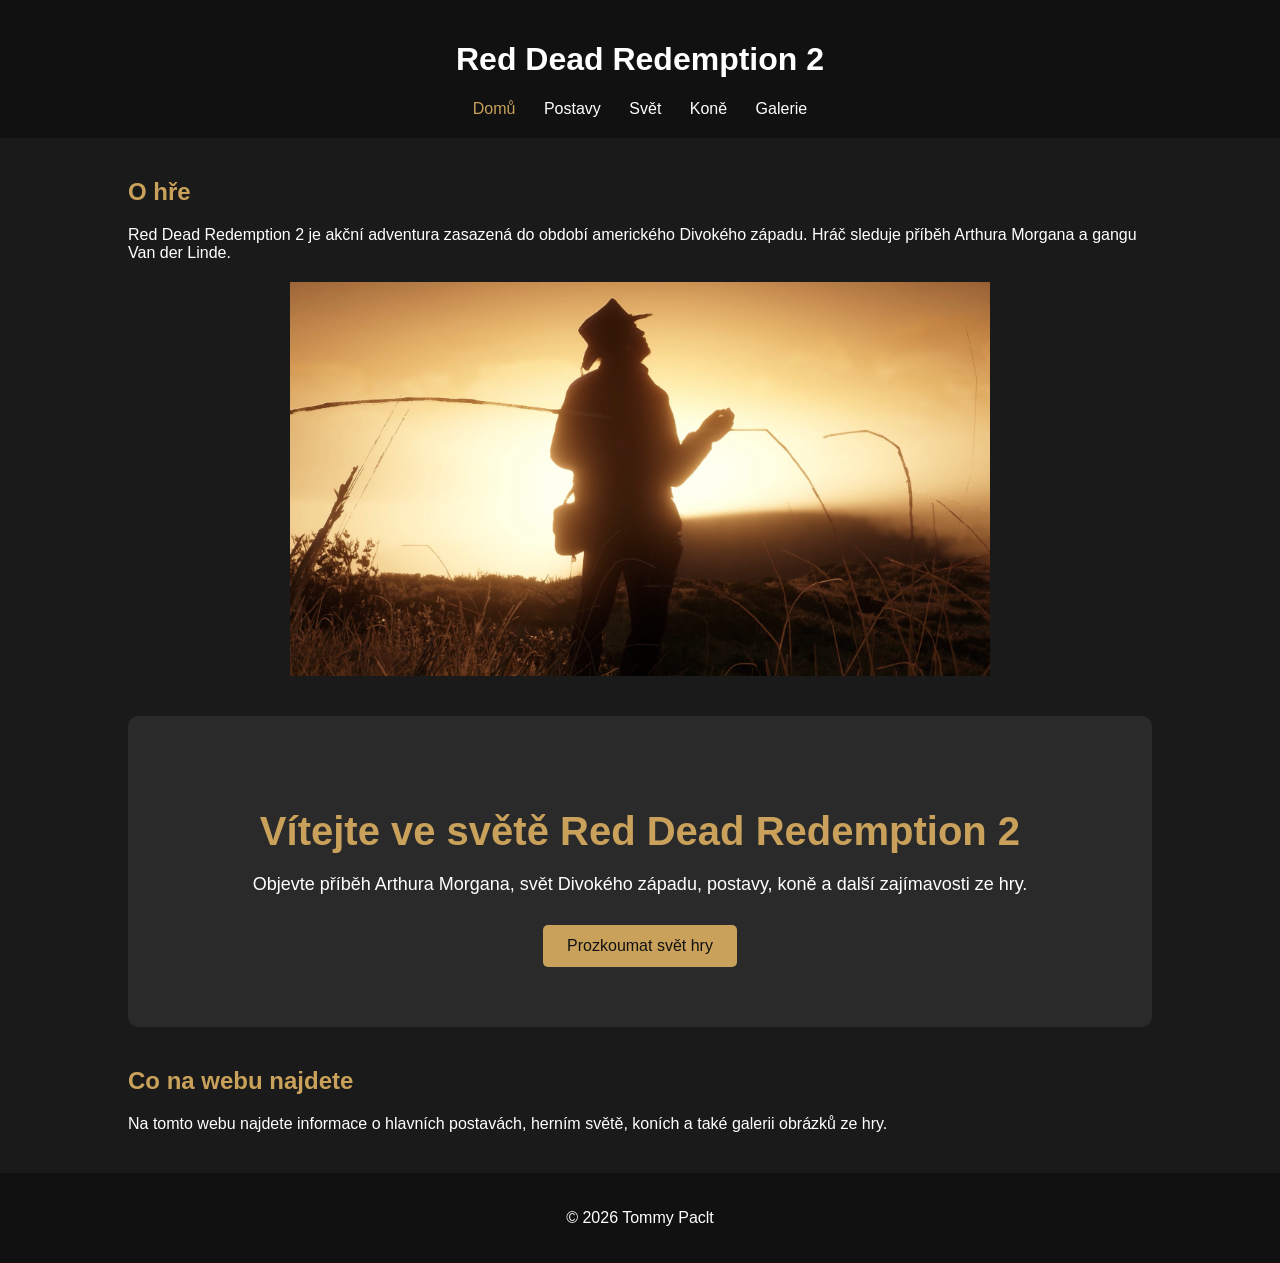
<file: index.html>
<!DOCTYPE html>
<html lang="cs">
<head>
    <meta charset="UTF-8">
    <meta name="viewport" content="width=device-width, initial-scale=1.0">
    <title>Red Dead Redemption 2 | Průvodce hrou</title>

    <meta name="description"
          content="Průvodce hrou Red Dead Redemption 2 se zaměřením na postavy, svět, koně a zajímavosti.">
    <link rel="stylesheet" href="style.css">
</head>



<body>

<header>
    <h1>Red Dead Redemption 2</h1>
    <nav>
        <a href="index.html" class="active">Domů</a>
        <a href="postavy.html">Postavy</a>
        <a href="svet.html">Svět</a>
        <a href="kone.html">Koně</a>
        <a href="galerie.html">Galerie</a>
    </nav>
</header>

<main>
    <section>
        <h2>O hře</h2>
        <p>
            Red Dead Redemption 2 je akční adventura zasazená do období amerického Divokého západu.
            Hráč sleduje příběh Arthura Morgana a gangu Van der Linde.
        </p>
        <img src="images/arthur0.png"
             alt="Arthur Morgan z Red Dead Redemption 2">
    </section>

    <section class="hero">
        <h2>Vítejte ve světě Red Dead Redemption 2</h2>

        <p>
            Objevte příběh Arthura Morgana, svět Divokého západu, postavy, koně a další zajímavosti ze hry.
        </p>

        <a href="svet.html">Prozkoumat svět hry</a>
    </section>

    <section>
        <h2>Co na webu najdete</h2>
        <p>
            Na tomto webu najdete informace o hlavních postavách, herním světě, koních
            a také galerii obrázků ze hry.
        </p>
    </section>
</main>



<footer>
    <p>&copy; 2026 Tommy Paclt</p>
</footer>



</body>
</html>
</file>
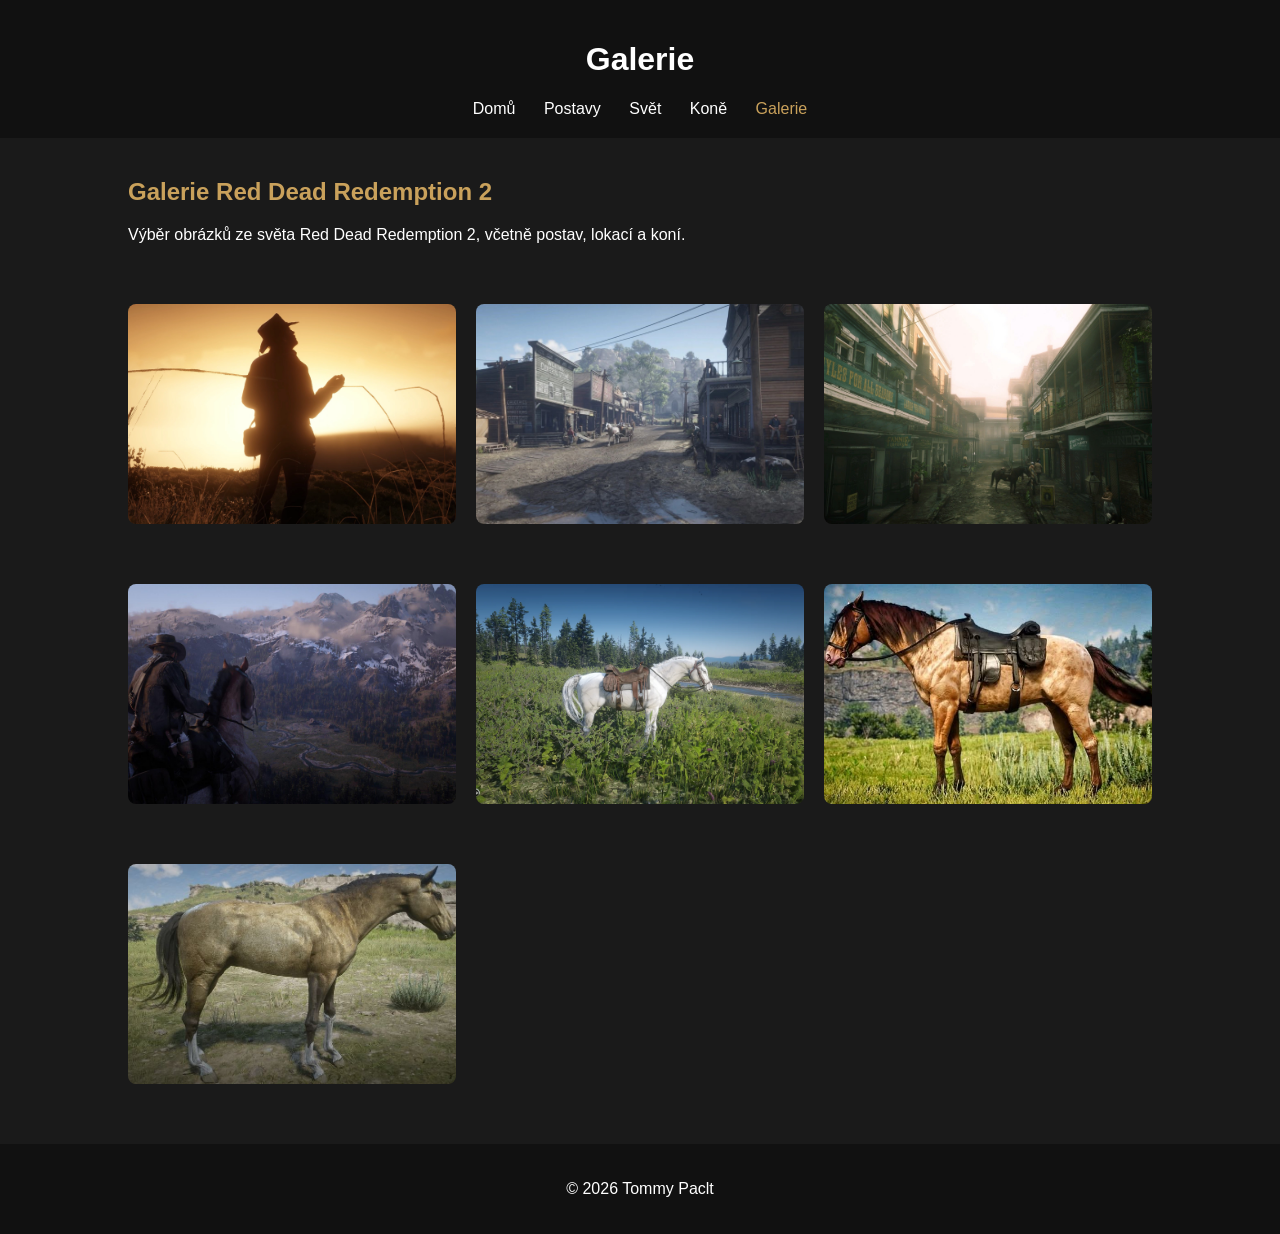
<file: galerie.html>
<!DOCTYPE html>
<html lang="cs">
<head>
    <meta charset="UTF-8">
    <meta name="viewport" content="width=device-width, initial-scale=1.0">
    <title>Galerie | Red Dead Redemption 2</title>

    <meta name="description"
          content="Galerie obrázků ze hry Red Dead Redemption 2, včetně postav, lokací a koní.">
    <link rel="stylesheet" href="style.css">
</head>



<body>

<header>
    <h1>Galerie</h1>
    <nav>
        <a href="index.html">Domů</a>
        <a href="postavy.html">Postavy</a>
        <a href="svet.html">Svět</a>
        <a href="kone.html">Koně</a>
        <a href="galerie.html" class="active">Galerie</a>
    </nav>
</header>

<main>

    <section>
        <h2>Galerie Red Dead Redemption 2</h2>

        <p>
            Výběr obrázků ze světa Red Dead Redemption 2, včetně postav,
            lokací a koní.
        </p>
    </section>

    <section class="gallery">

        <img src="images/arthur0.png"
             alt="Arthur Morgan z Red Dead Redemption 2">

        <img src="images/valentine.jpg"
             alt="Město Valentine v Red Dead Redemption 2">

        <img src="images/saintdenis.png"
             alt="Město Saint Denis v Red Dead Redemption 2">

        <img src="images/grizzlies.jpg"
             alt="Zasněžená oblast Grizzlies v Red Dead Redemption 2">

        <img src="images/whitearabian.webp"
             alt="Bílý arabský kůň v Red Dead Redemption 2">

        <img src="images/missourifoxtrotter.jpg"
             alt="Missouri Fox Trotter v Red Dead Redemption 2">

        <img src="images/turkoman.jpg"
             alt="Turkoman v Red Dead Redemption 2">

    </section>

</main>



<footer>
    <p>&copy; 2026 Tommy Paclt</p>
</footer>



</body>
</html>
</file>
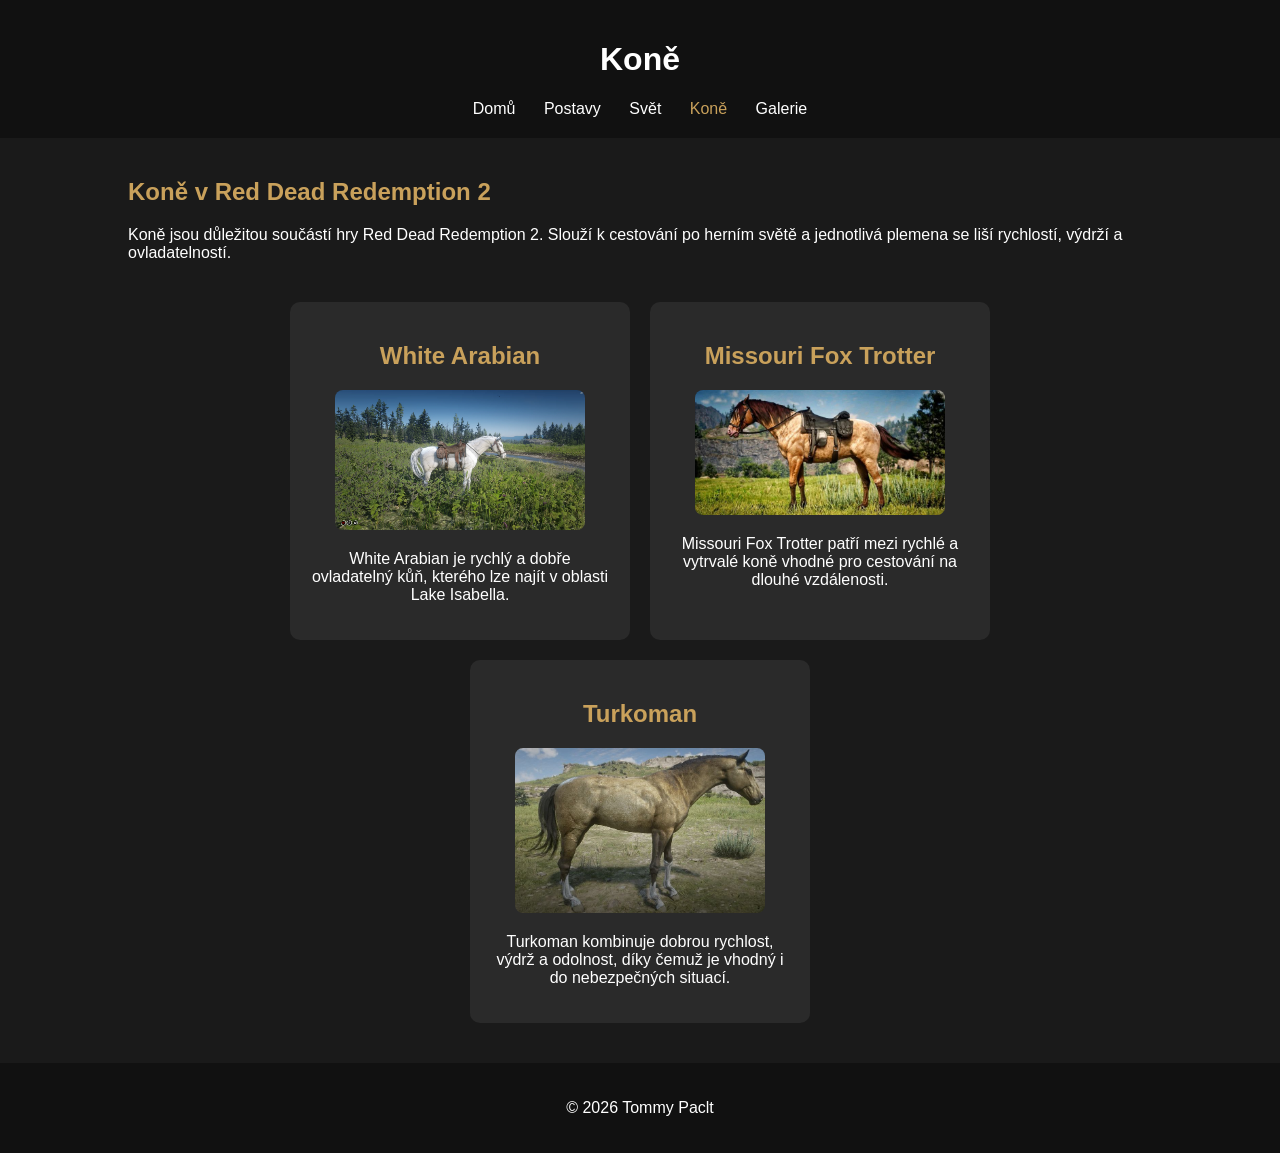
<file: kone.html>
<!DOCTYPE html>
<html lang="cs">
<head>
    <meta charset="UTF-8">
    <meta name="viewport" content="width=device-width, initial-scale=1.0">
    <title>Koně | Red Dead Redemption 2</title>

    <meta name="description"
          content="Přehled zajímavých koní ve hře Red Dead Redemption 2 a jejich základních vlastností.">
    <link rel="stylesheet" href="style.css">
</head>



<body>

<header>
    <h1>Koně</h1>
    <nav>
        <a href="index.html">Domů</a>
        <a href="postavy.html">Postavy</a>
        <a href="svet.html">Svět</a>
        <a href="kone.html" class="active">Koně</a>
        <a href="galerie.html">Galerie</a>
    </nav>
</header>

<main>

    <section>
        <h2>Koně v Red Dead Redemption 2</h2>

        <p>
            Koně jsou důležitou součástí hry Red Dead Redemption 2.
            Slouží k cestování po herním světě a jednotlivá plemena se liší rychlostí,
            výdrží a ovladatelností.
        </p>
    </section>

    <section class="horse-cards">

        <div class="horse-card">
            <h2>White Arabian</h2>

            <img src="images/whitearabian.webp"
                 alt="Bílý arabský kůň v Red Dead Redemption 2">

            <p>
                White Arabian je rychlý a dobře ovladatelný kůň,
                kterého lze najít v oblasti Lake Isabella.
            </p>
        </div>

        <div class="horse-card">
            <h2>Missouri Fox Trotter</h2>

            <img src="images/missourifoxtrotter.jpg"
                 alt="Missouri Fox Trotter v Red Dead Redemption 2">

            <p>
                Missouri Fox Trotter patří mezi rychlé a vytrvalé koně
                vhodné pro cestování na dlouhé vzdálenosti.
            </p>
        </div>

        <div class="horse-card">
            <h2>Turkoman</h2>

            <img src="images/turkoman.jpg"
                 alt="Turkoman v Red Dead Redemption 2">

            <p>
                Turkoman kombinuje dobrou rychlost, výdrž a odolnost,
                díky čemuž je vhodný i do nebezpečných situací.
            </p>
        </div>

    </section>

</main>

<footer>
    <p>&copy; 2026 Tommy Paclt</p>
</footer>



</body>
</html>
</file>
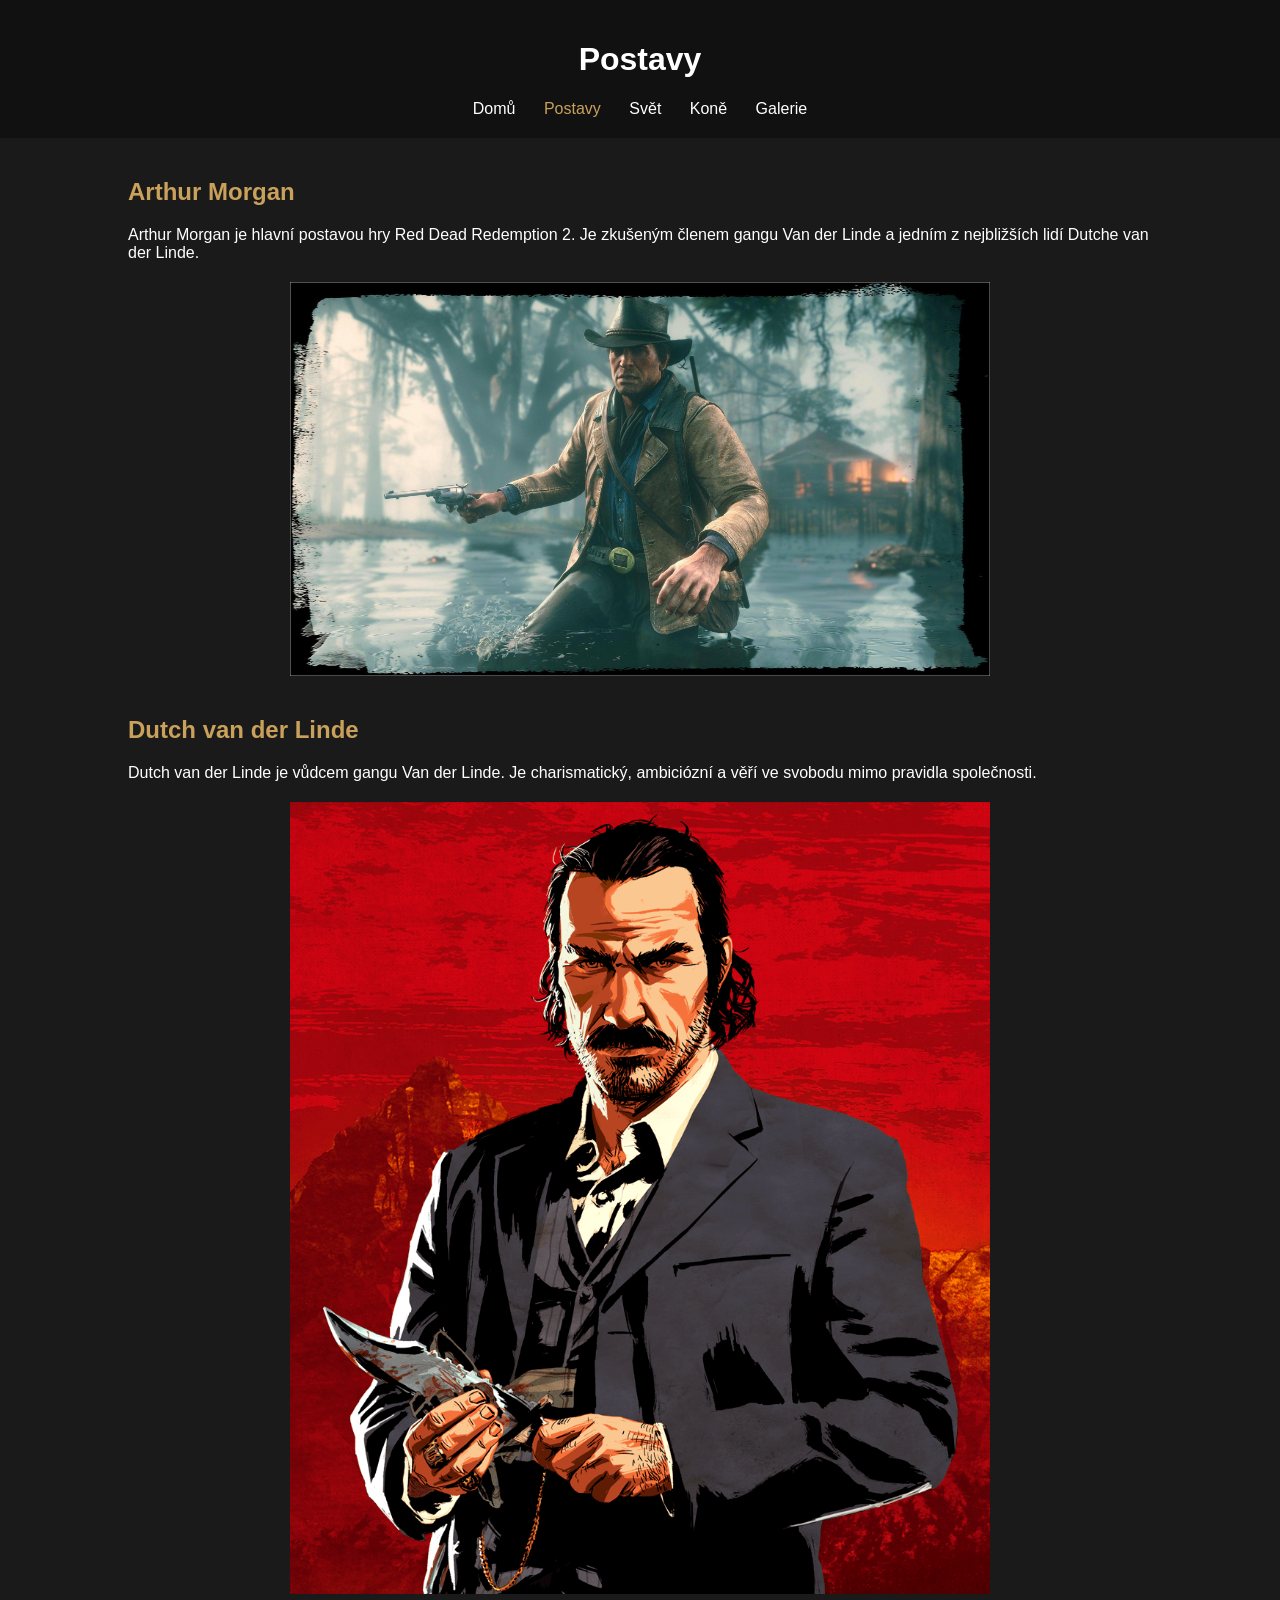
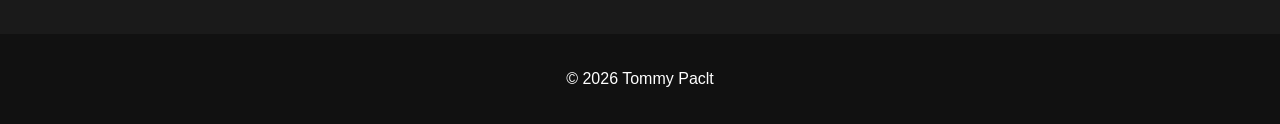
<file: postavy.html>
<!DOCTYPE html>
<html lang="cs">
<head>
    <meta charset="UTF-8">
    <meta name="viewport" content="width=device-width, initial-scale=1.0">
    <title>Postavy | Red Dead Redemption 2</title>

    <meta name="description"
          content="Přehled hlavních postav ze hry Red Dead Redemption 2, včetně Arthura Morgana a členů gangu Van der Linde.">
    <link rel="stylesheet" href="style.css">
</head>



<body>

<header>
    <h1>Postavy</h1>
    <nav>
        <a href="index.html">Domů</a>
        <a href="postavy.html" class="active">Postavy</a>
        <a href="svet.html">Svět</a>
        <a href="kone.html">Koně</a>
        <a href="galerie.html">Galerie</a>
    </nav>
</header>

<main>
        <section>
            <h2>Arthur Morgan</h2>

            <p>
                Arthur Morgan je hlavní postavou hry Red Dead Redemption 2.
                Je zkušeným členem gangu Van der Linde a jedním z nejbližších lidí Dutche van der Linde.
            </p>

            <img src="images/am2.jpg"
                 alt="Arthur Morgan z Red Dead Redemption 2">
        </section>

        <section>
            <h2>Dutch van der Linde</h2>

            <p>
                Dutch van der Linde je vůdcem gangu Van der Linde.
                Je charismatický, ambiciózní a věří ve svobodu mimo pravidla společnosti.
            </p>

            <img src="images/dvdl.png"
                 alt="Dutch van der Linde z Red Dead Redemption 2">
        </section>


</main>



<footer>
    <p>&copy; 2026 Tommy Paclt</p>
</footer>



</body>
</html>
</file>
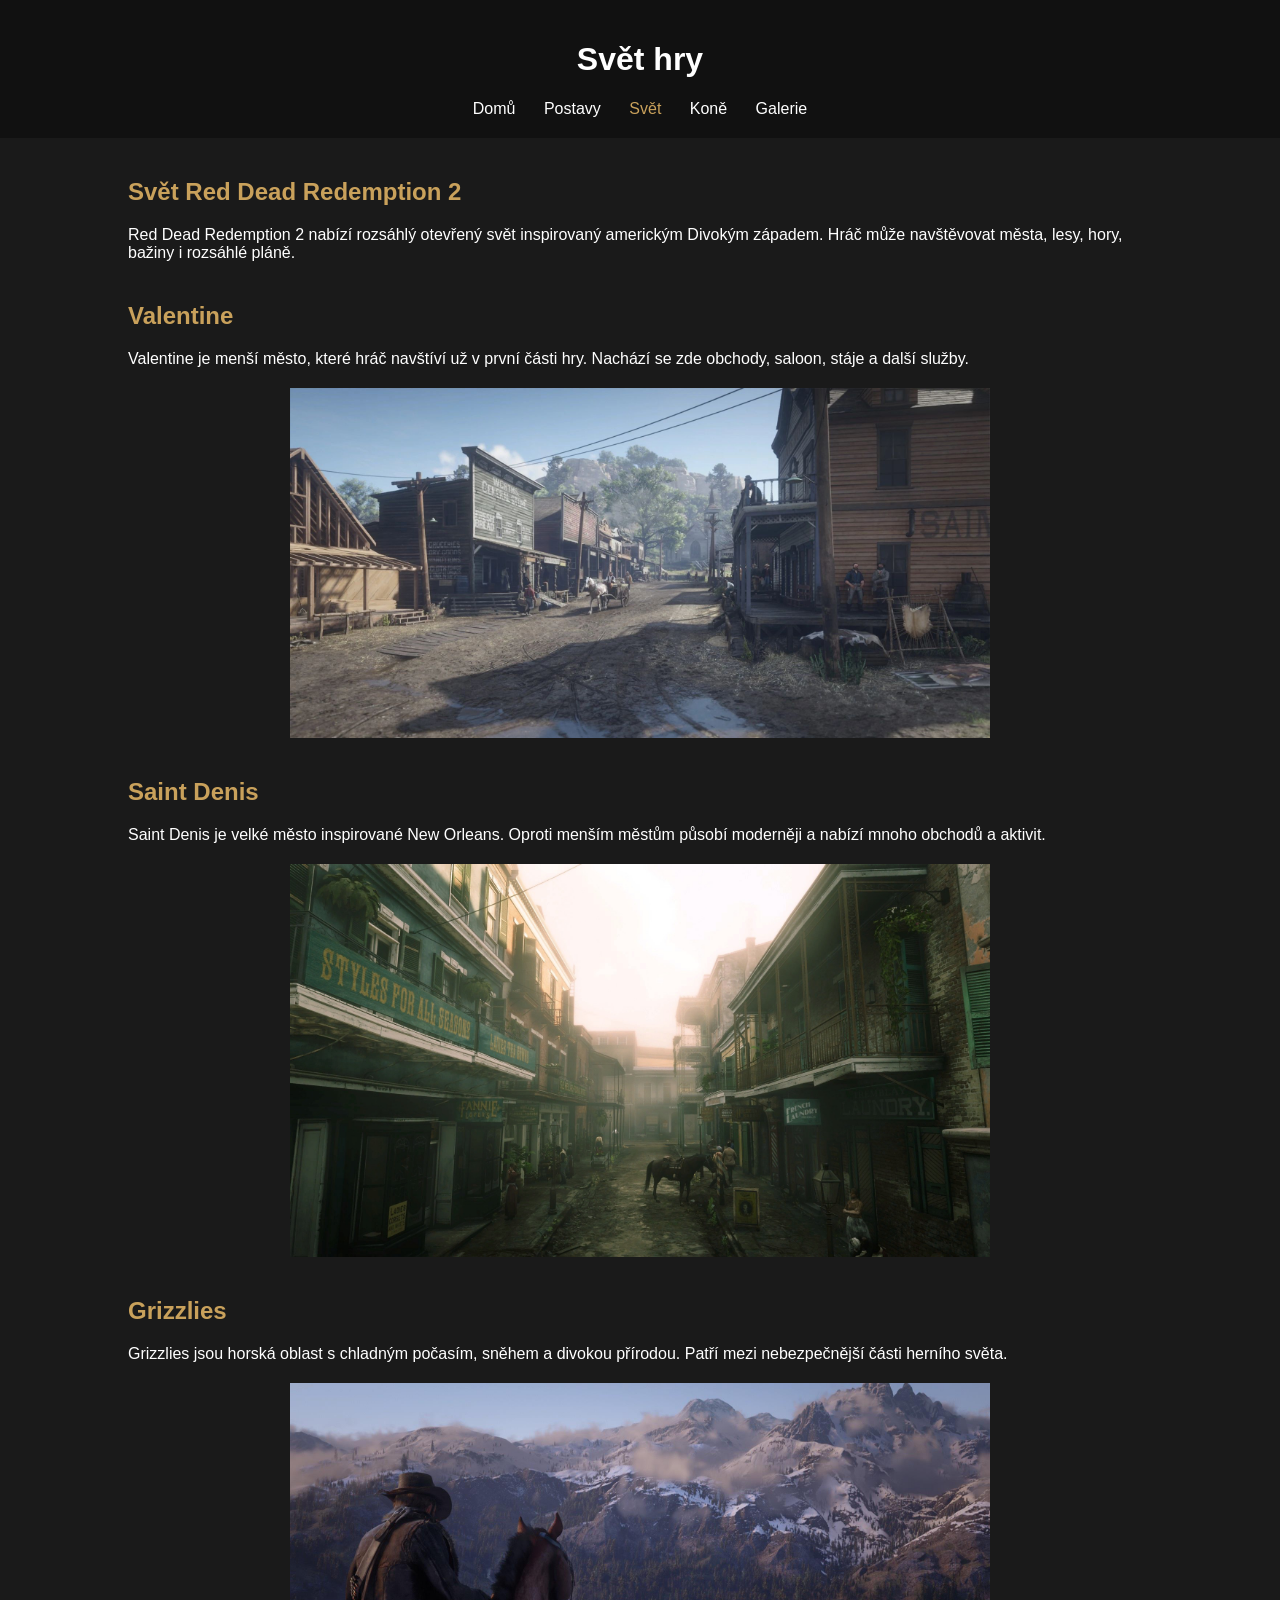
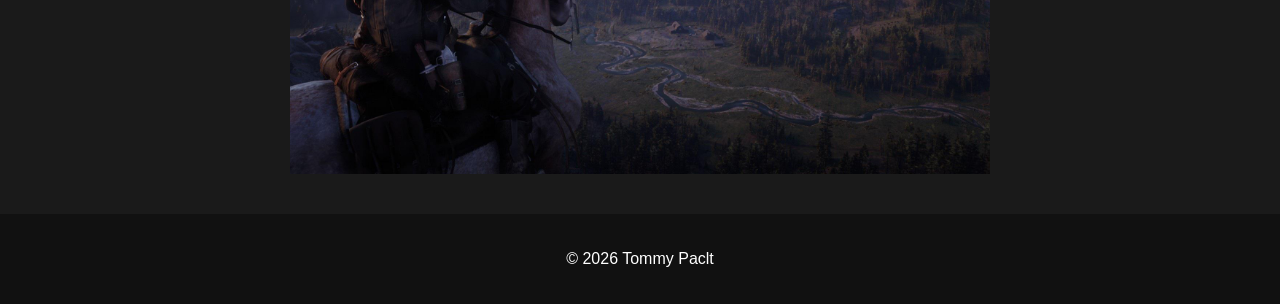
<file: svet.html>
<!DOCTYPE html>
<html lang="cs">
<head>
    <meta charset="UTF-8">
    <meta name="viewport" content="width=device-width, initial-scale=1.0">
    <title>Svět hry | Red Dead Redemption 2</title>

    <meta name="description"
          content="Přehled světa a významných lokací ve hře Red Dead Redemption 2.">
    <link rel="stylesheet" href="style.css">
</head>



<body>

<header>
    <h1>Svět hry</h1>
    <nav>
        <a href="index.html">Domů</a>
        <a href="postavy.html">Postavy</a>
        <a href="svet.html" class="active">Svět</a>
        <a href="kone.html">Koně</a>
        <a href="galerie.html">Galerie</a>
    </nav>
</header>

<main>


        <section>
            <h2>Svět Red Dead Redemption 2</h2>

            <p>
                Red Dead Redemption 2 nabízí rozsáhlý otevřený svět inspirovaný americkým Divokým západem.
                Hráč může navštěvovat města, lesy, hory, bažiny i rozsáhlé pláně.
            </p>
        </section>

        <section>
            <h2>Valentine</h2>

            <p>
                Valentine je menší město, které hráč navštíví už v první části hry.
                Nachází se zde obchody, saloon, stáje a další služby.
            </p>

            <img src="images/valentine.jpg"
                 alt="Město Valentine v Red Dead Redemption 2">
        </section>

        <section>
            <h2>Saint Denis</h2>

            <p>
                Saint Denis je velké město inspirované New Orleans.
                Oproti menším městům působí moderněji a nabízí mnoho obchodů a aktivit.
            </p>

            <img src="images/saintdenis.png"
                 alt="Město Saint Denis v Red Dead Redemption 2">
        </section>

        <section>
            <h2>Grizzlies</h2>

            <p>
                Grizzlies jsou horská oblast s chladným počasím, sněhem a divokou přírodou.
                Patří mezi nebezpečnější části herního světa.
            </p>

            <img src="images/grizzlies.jpg"
                 alt="Zasněžené hory Grizzlies v Red Dead Redemption 2">
        </section>


</main>



<footer>
    <p>&copy; 2026 Tommy Paclt</p>
</footer>



</body>
</html>
</file>
<file: style.css>
body{
    margin: 0;
    font-family: Arial, sans-serif;
    background-color: #1a1a1a;
    color: white;
}
header{
    background-color: #111111;
    padding: 20px;
    text-align: center;
}
nav{
    margin-top: 15px;
}
nav a{
    color: white;
    text-decoration: none;
    margin: 0 12px;
    transition: 0.3s;

}



main{
    width: 80%;
    margin: 40px auto;
}

section{
    margin-bottom: 40px;
}

h2{
    color: #c9a15b;
}

footer{
    background-color: #111111;
    text-align: center;
    padding: 20px;
    margin-top: 40px;
}

section img{
    width: 100%;
    max-width: 700px;
    display: block;
    margin: 20px auto;
}

.hero {
    text-align: center;
    padding: 60px 20px;
    background-color: #2a2a2a;
    border-radius: 10px;
}

.hero h2 {
    font-size: 40px;
    margin-bottom: 20px;
}

.hero p {
    font-size: 18px;
    margin-bottom: 30px;
}

.hero a {
    display: inline-block;
    background-color: #c9a15b;
    color: #111111;
    text-decoration: none;
    padding: 12px 24px;
    border-radius: 5px;
    transition: 0.3s;
}

nav a:hover {
    color: #c9a15b;
}

.hero a:hover {
    background-color: white;

}

.horse-cards {
    display: flex;
    gap: 20px;
    justify-content: center;
    flex-wrap: wrap;
}

.horse-card {
    background-color: #2a2a2a;
    padding: 20px;
    border-radius: 10px;
    width: 300px;
    text-align: center;
    transition: 0.3s;
}
.horse-card:hover {
    transform: translateY(-5px);
}

.horse-card img {
    width: 100%;
    max-width: 250px;
    border-radius: 8px;
}

.gallery {
    display: grid;
    grid-template-columns: repeat(3, 1fr);
    gap: 20px;
}

.gallery img {
    width: 100%;
    height: 220px;
    object-fit: cover;
    border-radius: 8px;
    transition: 0.3s;

}

.gallery img:hover {
    transform: scale(1.03);
}

nav a.active {
    color: #c9a15b;
}
</file>
